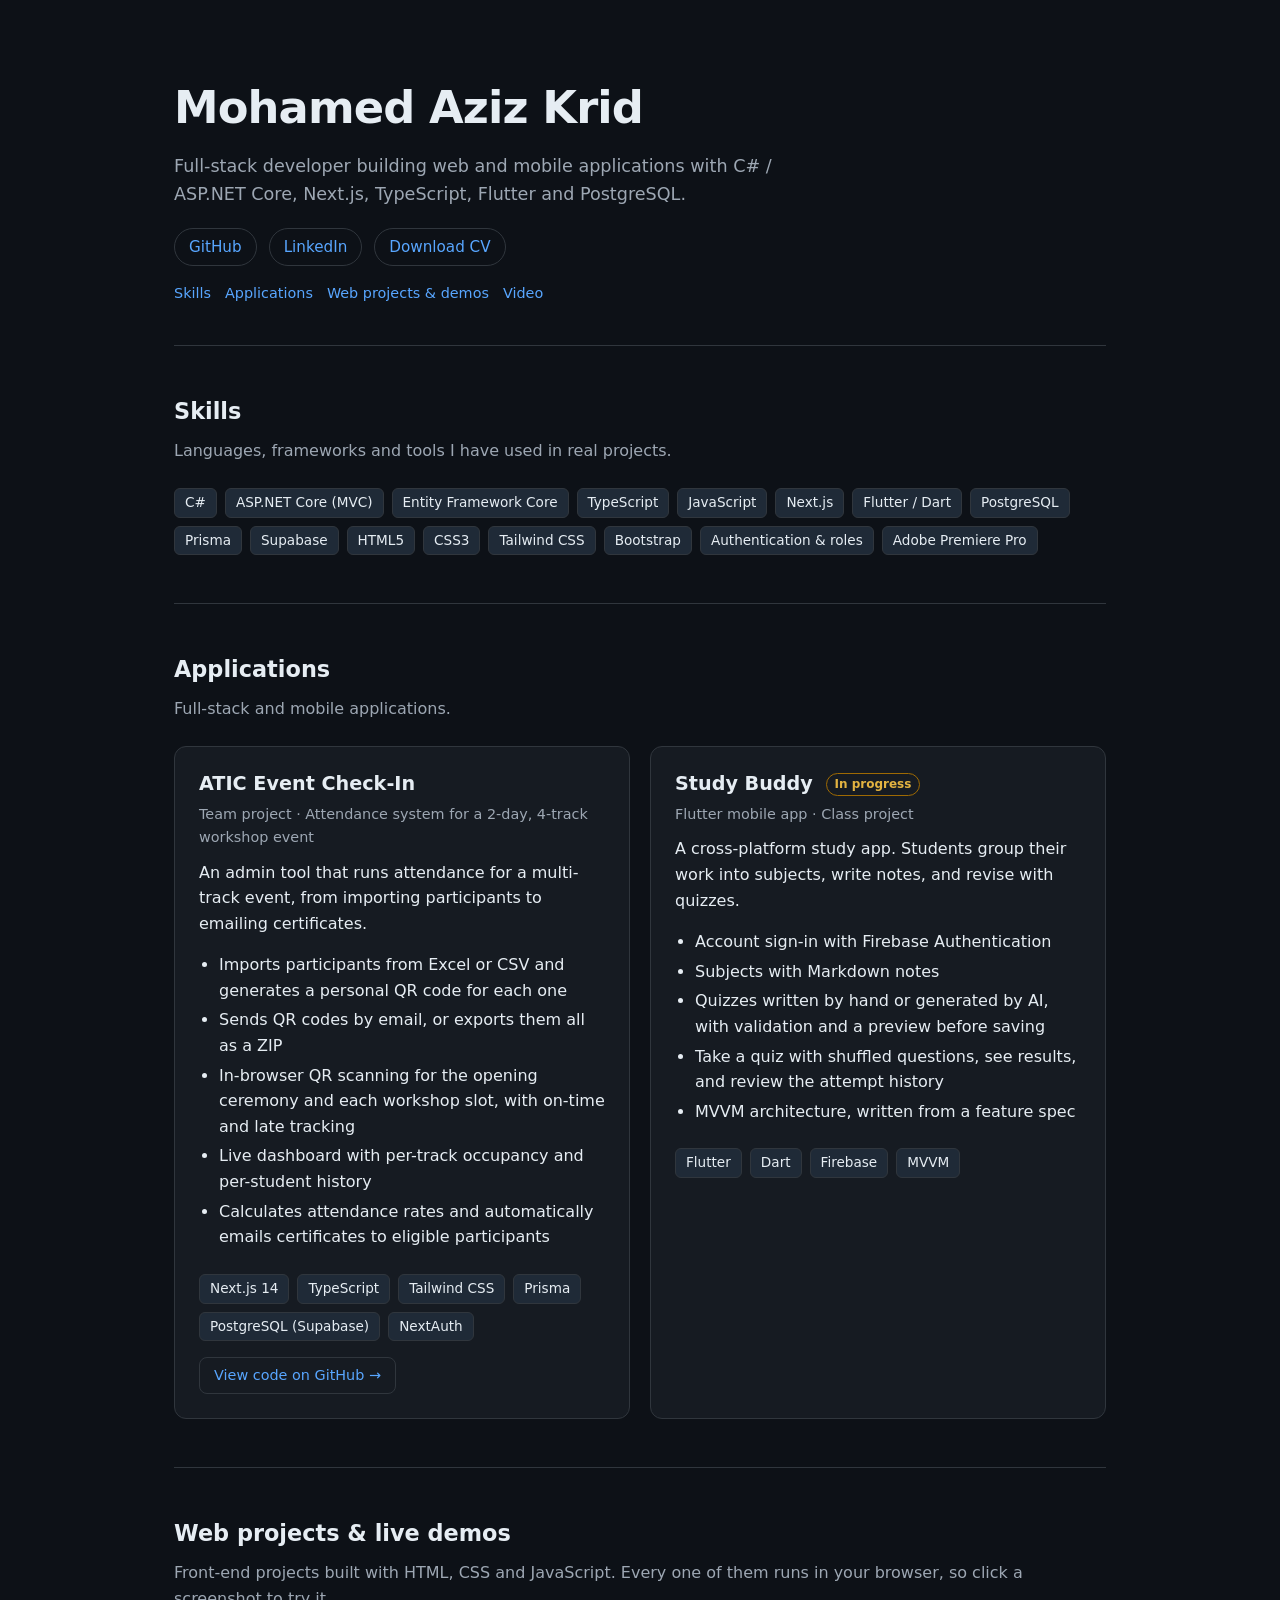
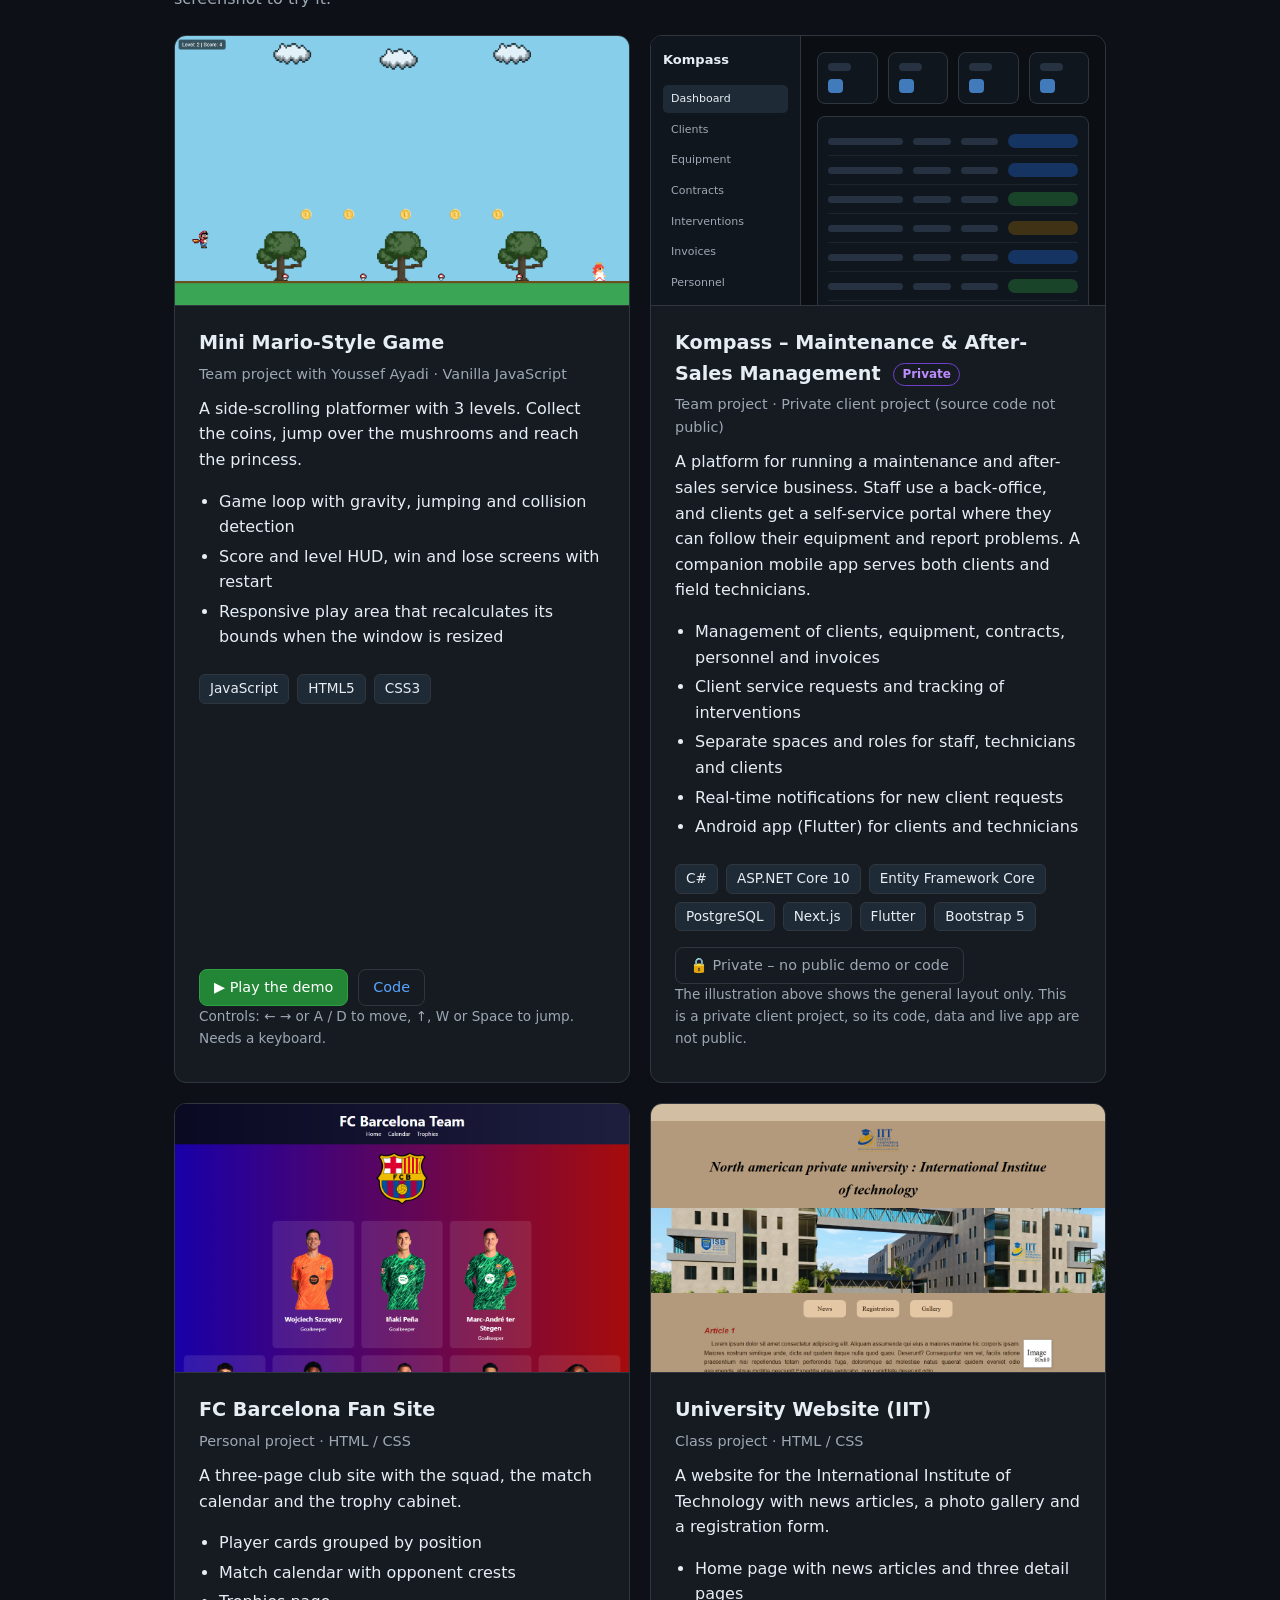
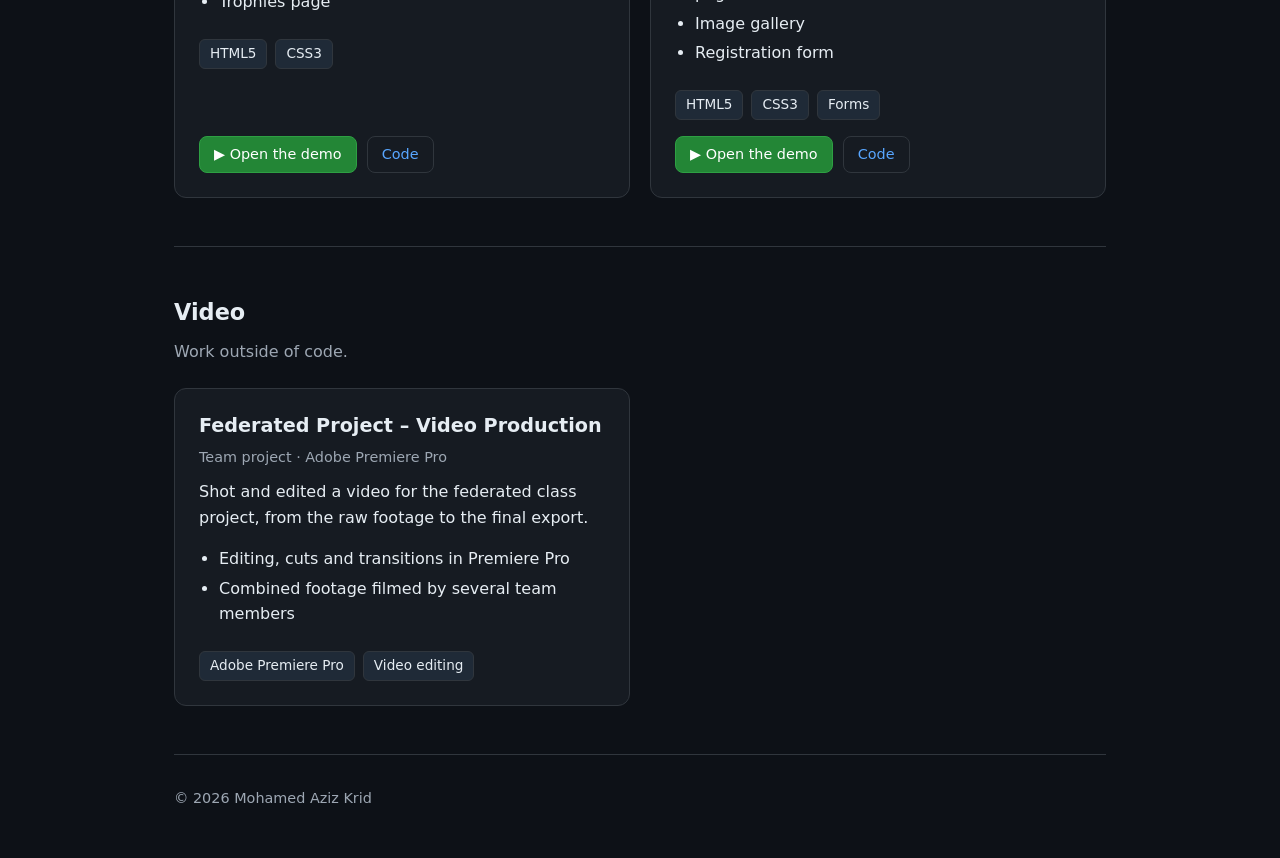
<file: index.html>
<!DOCTYPE html>
<html lang="en">
<head>
<meta charset="UTF-8">
<meta name="viewport" content="width=device-width, initial-scale=1">
<title>Mohamed Aziz Krid – Portfolio</title>
<meta name="description" content="Portfolio of Mohamed Aziz Krid: web and mobile applications built with ASP.NET Core, Next.js, Flutter and PostgreSQL.">
<style>
:root {
  --bg: #0d1117; --panel: #161b22; --border: #30363d;
  --text: #e6edf3; --muted: #9da7b3; --accent: #58a6ff; --tag: #1f2a37;
}
* { box-sizing: border-box; }
body {
  margin: 0; background: var(--bg); color: var(--text);
  font-family: system-ui, -apple-system, "Segoe UI", Roboto, sans-serif; line-height: 1.6;
}
a { color: var(--accent); text-decoration: none; }
a:hover { text-decoration: underline; }
.wrap { max-width: 980px; margin: 0 auto; padding: 0 24px; }
header { padding: 72px 0 40px; border-bottom: 1px solid var(--border); }
header h1 { margin: 0 0 8px; font-size: clamp(2rem, 5vw, 2.8rem); letter-spacing: -0.02em; }
header p { margin: 0; color: var(--muted); font-size: 1.1rem; max-width: 640px; }
.links { margin-top: 20px; display: flex; gap: 12px; flex-wrap: wrap; }
.links a { border: 1px solid var(--border); padding: 6px 14px; border-radius: 999px; font-size: .95rem; }
nav.jump { margin-top: 16px; font-size: .9rem; color: var(--muted); }
nav.jump a { margin-right: 14px; }
section { padding: 48px 0; border-bottom: 1px solid var(--border); }
h2 { margin: 0 0 8px; font-size: 1.4rem; }
.lead { color: var(--muted); margin: 0 0 24px; }
.skills { display: flex; flex-wrap: wrap; gap: 8px; }
.tag { background: var(--tag); color: var(--text); border: 1px solid var(--border);
  padding: 3px 10px; border-radius: 6px; font-size: .85rem; }
.grid { display: grid; grid-template-columns: repeat(auto-fill, minmax(min(100%, 440px), 1fr)); gap: 20px; }
.project { background: var(--panel); border: 1px solid var(--border); border-radius: 12px;
  overflow: hidden; display: flex; flex-direction: column; }
.project.wide { grid-column: 1 / -1; }
.shot { display: block; aspect-ratio: 16 / 9.5; background: #0b0f14; border-bottom: 1px solid var(--border); overflow: hidden; }
.shot img { width: 100%; height: 100%; object-fit: cover; object-position: top; display: block; transition: transform .3s ease; }
a.shot:hover img { transform: scale(1.03); }
.body { padding: 22px 24px 24px; display: flex; flex-direction: column; flex: 1; }
.project h3 { margin: 0 0 4px; font-size: 1.2rem; }
.meta { color: var(--muted); font-size: .9rem; margin-bottom: 10px; }
.badge { display: inline-block; font-size: .75rem; padding: 1px 8px; border-radius: 999px;
  border: 1px solid #9e6a03; color: #e3b341; margin-left: 6px; vertical-align: middle; }
.badge.private { border-color: #6e40c9; color: #bc8cff; }
.project p { margin: 0 0 8px; }
.project ul { margin: 8px 0; padding-left: 20px; }
.project li { margin-bottom: 4px; }
.project .skills { margin-top: 12px; }
.actions { margin-top: auto; padding-top: 16px; display: flex; gap: 10px; flex-wrap: wrap; }
.btn { border: 1px solid var(--border); padding: 6px 14px; border-radius: 8px; font-size: .9rem; }
.btn.primary { background: #238636; border-color: #2ea043; color: #fff; }
.btn.primary:hover { background: #2ea043; text-decoration: none; }
.note { color: var(--muted); font-size: .85rem; margin-top: 12px; }
/* Kompass overview illustration (no real data) */
.mock { display: grid; grid-template-columns: 150px 1fr; height: 100%; font-size: 11px; color: var(--muted); }
.mock .side { background: #10161e; border-right: 1px solid var(--border); padding: 14px 12px; }
.mock .side b { display: block; color: var(--text); font-size: 13px; margin-bottom: 14px; }
.mock .side span { display: block; padding: 5px 8px; border-radius: 5px; margin-bottom: 3px; }
.mock .side span.on { background: var(--tag); color: var(--text); }
.mock .main { padding: 16px; display: flex; flex-direction: column; gap: 12px; }
.mock .kpis { display: grid; grid-template-columns: repeat(4, 1fr); gap: 10px; }
.mock .kpi { background: #10161e; border: 1px solid var(--border); border-radius: 8px; padding: 10px; }
.mock .kpi i { display: block; height: 8px; width: 60%; background: #263241; border-radius: 4px; margin-bottom: 8px; }
.mock .kpi em { display: block; height: 14px; width: 40%; background: var(--accent); opacity: .7; border-radius: 4px; }
.mock .table { background: #10161e; border: 1px solid var(--border); border-radius: 8px; padding: 10px; flex: 1; }
.mock .row { display: grid; grid-template-columns: 2fr 1fr 1fr 70px; gap: 10px; padding: 7px 0; border-bottom: 1px solid #1c2430; align-items: center; }
.mock .row i { height: 7px; background: #263241; border-radius: 4px; }
.mock .row u { height: 14px; border-radius: 999px; background: #1f6feb55; }
.mock .row:nth-child(3n) u { background: #2ea04355; }
.mock .row:nth-child(4n) u { background: #9e6a0355; }
@media (max-width: 560px) { .mock { grid-template-columns: 1fr; } .mock .side { display: none; } .mock .kpis { grid-template-columns: repeat(2, 1fr); } }
footer { padding: 32px 0 48px; color: var(--muted); font-size: .9rem; }
</style>
</head>
<body>
<div class="wrap">
<header>
  <h1>Mohamed Aziz Krid</h1>
  <p>Full-stack developer building web and mobile applications with C# / ASP.NET Core, Next.js, TypeScript, Flutter and PostgreSQL.</p>
  <div class="links">
    <a href="https://github.com/krid20">GitHub</a>
    <a href="https://www.linkedin.com/in/mohamed-aziz-krid-b9472b322/">LinkedIn</a>
    <a href="cv.pdf" download="Mohamed-Aziz-Krid-CV.pdf">Download CV</a>
  </div>
  <nav class="jump"><a href="#skills">Skills</a><a href="#projects">Applications</a><a href="#web">Web projects &amp; demos</a><a href="#media">Video</a></nav>
</header>

<section id="skills">
  <h2>Skills</h2>
  <p class="lead">Languages, frameworks and tools I have used in real projects.</p>
  <div class="skills">
    <span class="tag">C#</span>
    <span class="tag">ASP.NET Core (MVC)</span>
    <span class="tag">Entity Framework Core</span>
    <span class="tag">TypeScript</span>
    <span class="tag">JavaScript</span>
    <span class="tag">Next.js</span>
    <span class="tag">Flutter / Dart</span>
    <span class="tag">PostgreSQL</span>
    <span class="tag">Prisma</span>
    <span class="tag">Supabase</span>
    <span class="tag">HTML5</span>
    <span class="tag">CSS3</span>
    <span class="tag">Tailwind CSS</span>
    <span class="tag">Bootstrap</span>
    <span class="tag">Authentication &amp; roles</span>
    <span class="tag">Adobe Premiere Pro</span>
  </div>
</section>

<section id="projects">
  <h2>Applications</h2>
  <p class="lead">Full-stack and mobile applications.</p>
  <div class="grid">

    

    <article class="project">
      <div class="body">
        <h3>ATIC Event Check-In</h3>
        <div class="meta">Team project · Attendance system for a 2-day, 4-track workshop event</div>
        <p>An admin tool that runs attendance for a multi-track event, from importing participants to emailing certificates.</p>
        <ul>
          <li>Imports participants from Excel or CSV and generates a personal QR code for each one</li>
          <li>Sends QR codes by email, or exports them all as a ZIP</li>
          <li>In-browser QR scanning for the opening ceremony and each workshop slot, with on-time and late tracking</li>
          <li>Live dashboard with per-track occupancy and per-student history</li>
          <li>Calculates attendance rates and automatically emails certificates to eligible participants</li>
        </ul>
        <div class="skills">
          <span class="tag">Next.js 14</span><span class="tag">TypeScript</span><span class="tag">Tailwind CSS</span>
          <span class="tag">Prisma</span><span class="tag">PostgreSQL (Supabase)</span><span class="tag">NextAuth</span>
        </div>
        <div class="actions"><a class="btn" href="https://github.com/ahmedmhiri/atic_check_in">View code on GitHub →</a></div>
      </div>
    </article>

    <article class="project">
      <div class="body">
        <h3>Study Buddy <span class="badge">In progress</span></h3>
        <div class="meta">Flutter mobile app · Class project</div>
        <p>A cross-platform study app. Students group their work into subjects, write notes, and revise with quizzes.</p>
        <ul>
          <li>Account sign-in with Firebase Authentication</li>
          <li>Subjects with Markdown notes</li>
          <li>Quizzes written by hand or generated by AI, with validation and a preview before saving</li>
          <li>Take a quiz with shuffled questions, see results, and review the attempt history</li>
          <li>MVVM architecture, written from a feature spec</li>
        </ul>
        <div class="skills">
          <span class="tag">Flutter</span><span class="tag">Dart</span><span class="tag">Firebase</span><span class="tag">MVVM</span>
        </div>
      </div>
    </article>

  </div>
</section>

<section id="web">
  <h2>Web projects &amp; live demos</h2>
  <p class="lead">Front-end projects built with HTML, CSS and JavaScript. Every one of them runs in your browser, so click a screenshot to try it.</p>
  <div class="grid">

    <article class="project">
      <a class="shot" href="demos/mario/index.html"><img src="img/mario.png" alt="Mini Mario Game screenshot" loading="lazy"></a>
      <div class="body">
        <h3>Mini Mario-Style Game</h3>
        <div class="meta">Team project with Youssef Ayadi · Vanilla JavaScript</div>
        <p>A side-scrolling platformer with 3 levels. Collect the coins, jump over the mushrooms and reach the princess.</p>
        <ul>
          <li>Game loop with gravity, jumping and collision detection</li>
          <li>Score and level HUD, win and lose screens with restart</li>
          <li>Responsive play area that recalculates its bounds when the window is resized</li>
        </ul>
        <div class="skills"><span class="tag">JavaScript</span><span class="tag">HTML5</span><span class="tag">CSS3</span></div>
        <div class="actions">
          <a class="btn primary" href="demos/mario/index.html">▶ Play the demo</a>
          <a class="btn" href="https://github.com/krid20/krid20.github.io/tree/main/demos/mario">Code</a>
        </div>
        <p class="note">Controls: ← → or A / D to move, ↑, W or Space to jump. Needs a keyboard.</p>
      </div>
    </article>

    <article class="project">
      <div class="shot" aria-label="Illustration of the Kompass back-office layout">
        <div class="mock">
          <div class="side">
            <b>Kompass</b>
            <span class="on">Dashboard</span><span>Clients</span><span>Equipment</span><span>Contracts</span><span>Interventions</span><span>Invoices</span><span>Personnel</span>
          </div>
          <div class="main">
            <div class="kpis"><div class="kpi"><i></i><em></em></div><div class="kpi"><i></i><em></em></div><div class="kpi"><i></i><em></em></div><div class="kpi"><i></i><em></em></div></div>
            <div class="table">
              <div class="row"><i></i><i></i><i></i><u></u></div>
              <div class="row"><i></i><i></i><i></i><u></u></div>
              <div class="row"><i></i><i></i><i></i><u></u></div>
              <div class="row"><i></i><i></i><i></i><u></u></div>
              <div class="row"><i></i><i></i><i></i><u></u></div>
              <div class="row"><i></i><i></i><i></i><u></u></div>
            </div>
          </div>
        </div>
      </div>
      <div class="body">
        <h3>Kompass – Maintenance &amp; After-Sales Management <span class="badge private">Private</span></h3>
        <div class="meta">Team project · Private client project (source code not public)</div>
        <p>A platform for running a maintenance and after-sales service business. Staff use a back-office, and clients get a self-service portal where they can follow their equipment and report problems. A companion mobile app serves both clients and field technicians.</p>
        <ul>
          <li>Management of clients, equipment, contracts, personnel and invoices</li>
          <li>Client service requests and tracking of interventions</li>
          <li>Separate spaces and roles for staff, technicians and clients</li>
          <li>Real-time notifications for new client requests</li>
          <li>Android app (Flutter) for clients and technicians</li>
        </ul>
        <div class="skills">
          <span class="tag">C#</span><span class="tag">ASP.NET Core 10</span><span class="tag">Entity Framework Core</span>
          <span class="tag">PostgreSQL</span><span class="tag">Next.js</span><span class="tag">Flutter</span><span class="tag">Bootstrap 5</span>
        </div>
        <div class="actions"><span class="btn" style="color:var(--muted);cursor:default">&#128274; Private &ndash; no public demo or code</span></div>
        <p class="note">The illustration above shows the general layout only. This is a private client project, so its code, data and live app are not public.</p>
      </div>
    </article>

    <article class="project">
      <a class="shot" href="demos/barca/index.html"><img src="img/barca.png" alt="FC Barcelona fan site screenshot" loading="lazy"></a>
      <div class="body">
        <h3>FC Barcelona Fan Site</h3>
        <div class="meta">Personal project · HTML / CSS</div>
        <p>A three-page club site with the squad, the match calendar and the trophy cabinet.</p>
        <ul>
          <li>Player cards grouped by position</li>
          <li>Match calendar with opponent crests</li>
          <li>Trophies page</li>
        </ul>
        <div class="skills"><span class="tag">HTML5</span><span class="tag">CSS3</span></div>
        <div class="actions">
          <a class="btn primary" href="demos/barca/index.html">▶ Open the demo</a>
          <a class="btn" href="https://github.com/krid20/krid20.github.io/tree/main/demos/barca">Code</a>
        </div>
      </div>
    </article>

    <article class="project">
      <a class="shot" href="demos/university/index.html"><img src="img/university.png" alt="University website screenshot" loading="lazy"></a>
      <div class="body">
        <h3>University Website (IIT)</h3>
        <div class="meta">Class project · HTML / CSS</div>
        <p>A website for the International Institute of Technology with news articles, a photo gallery and a registration form.</p>
        <ul>
          <li>Home page with news articles and three detail pages</li>
          <li>Image gallery</li>
          <li>Registration form</li>
        </ul>
        <div class="skills"><span class="tag">HTML5</span><span class="tag">CSS3</span><span class="tag">Forms</span></div>
        <div class="actions">
          <a class="btn primary" href="demos/university/index.html">▶ Open the demo</a>
          <a class="btn" href="https://github.com/krid20/krid20.github.io/tree/main/demos/university">Code</a>
        </div>
      </div>
    </article>

  </div>
</section>

<section id="media">
  <h2>Video</h2>
  <p class="lead">Work outside of code.</p>
  <div class="grid">
    <article class="project">
      <div class="body">
        <h3>Federated Project – Video Production</h3>
        <div class="meta">Team project · Adobe Premiere Pro</div>
        <p>Shot and edited a video for the federated class project, from the raw footage to the final export.</p>
        <ul>
          <li>Editing, cuts and transitions in Premiere Pro</li>
          <li>Combined footage filmed by several team members</li>
        </ul>
        <div class="skills"><span class="tag">Adobe Premiere Pro</span><span class="tag">Video editing</span></div>
      </div>
    </article>
  </div>
</section>

<footer>
  © 2026 Mohamed Aziz Krid
</footer>
</div>
</body>
</html>
</file>
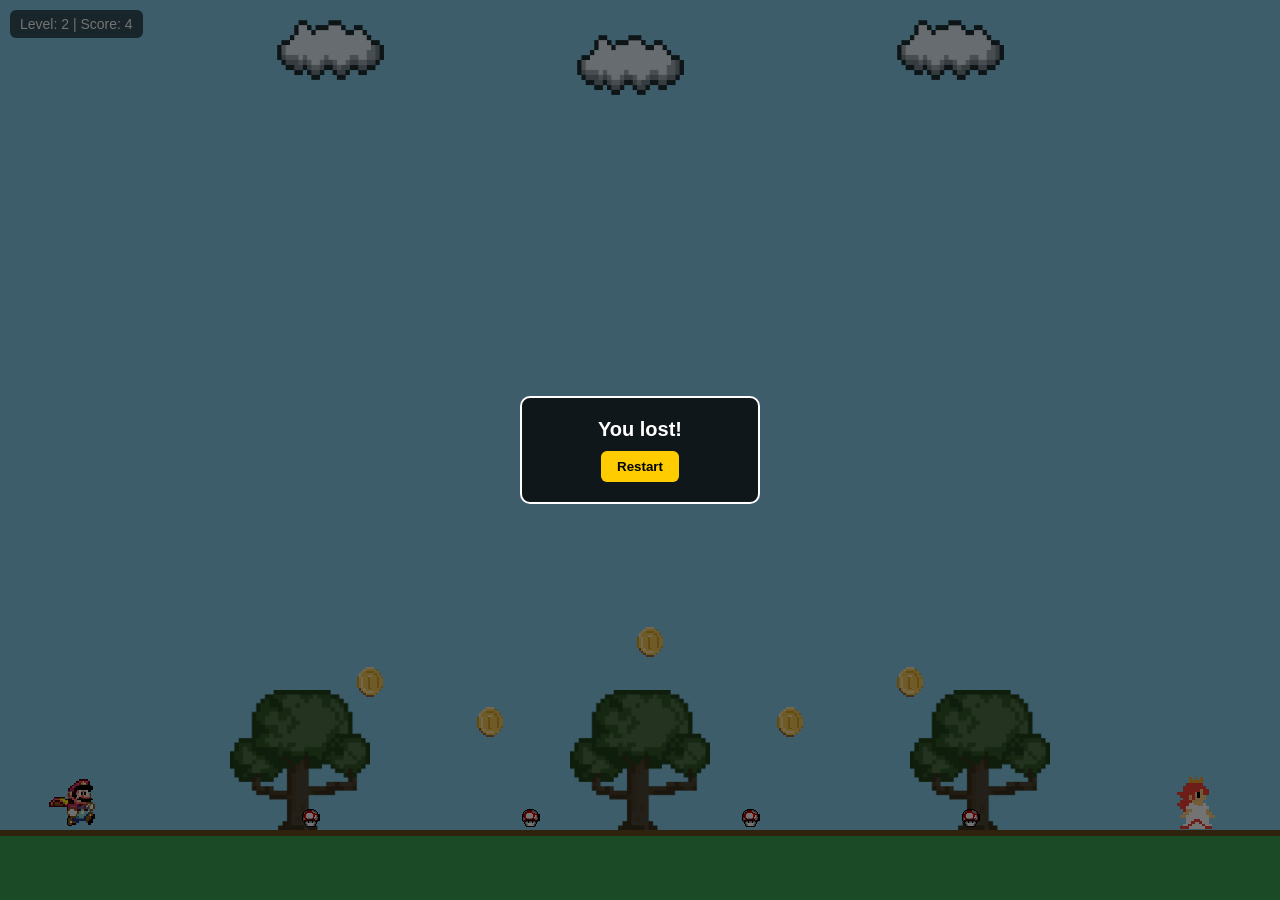
<file: demos/mario/index.html>
<!DOCTYPE html>
<html lang="en">
<head>
  <meta charset="UTF-8" />
  <meta name="viewport" content="width=device-width, initial-scale=1.0"/>
  <title>Mini Mario Game</title>
</head>
<body>
  <!-- Main game container -->
  <div class="game" id="game">

    <!-- HUD (Heads Up Display) to show level and score -->
    <div class="hud" id="hud">Level: 1 | Score: 0</div>

    <!-- Background elements -->
    <div id="clouds"></div>
    <div id="trees"></div>

    <!-- Player character -->
    <div class="player" id="player"></div>

    <!-- Level goal (princess or exit) -->
    <div class="goal" id="goal"></div>

    <!-- Coins container -->
    <div id="coins"></div>

    <!-- Obstacles container -->
    <div id="obstacles"></div>

    <!-- Ground -->
    <div class="ground"></div>

    <!-- Loss overlay -->
    <div class="overlay" id="lossOverlay">
      <div class="overlay-card">
        <h2>You lost!</h2>
        <button class="restart-btn" id="restartBtn">Restart</button>
      </div>
    </div>

    <!-- Win overlay -->
    <div class="overlay" id="winOverlay">
      <div class="overlay-card">
        <h2>You win!</h2>
        <p id="winScore">Score: 0</p>
        <button class="restart-btn" id="winRestartBtn">Replay</button>
      </div>
    </div>
  </div>

  <script>
    // DOM elements
    const player = document.getElementById('player');
    const goal = document.getElementById('goal');
    const hud = document.getElementById('hud');
    const coinsEl = document.getElementById('coins');
    const obstaclesEl = document.getElementById('obstacles');
    const cloudsEl = document.getElementById('clouds');
    const treesEl = document.getElementById('trees');
    const lossOverlay = document.getElementById('lossOverlay');
    const restartBtn = document.getElementById('restartBtn');
    const winOverlay = document.getElementById('winOverlay');
    const winScore = document.getElementById('winScore');
    const winRestartBtn = document.getElementById('winRestartBtn');

    // Game dimensions and ground position
    let gameW = window.innerWidth;
    let gameH = window.innerHeight;
    let groundY = gameH - 70;

    // Game state variables
    let level = 1;
    let score = 0;
    let paused = false;

    // Player state object
    const playerState = {
      x: 40, // initial X position
      y: groundY - 64, // initial Y position (on the ground)
      w: 64, h: 64, // width and height
      vx: 0, vy: 0, // velocity
      speed: 4, // horizontal speed
      jumpPower: 11, // jump strength
      onGround: true // is player on ground
    };

    // Obstacles vertical position
    let obsY = groundY - 28;

    // Coin vertical positions
    const coinLow = () => groundY - 130;
    const coinMid = () => groundY - 170;
    const coinHigh = () => groundY - 210;

    // Constants for layout
    const CLOUD_WIDTH = 140;
    const TREE_WIDTH = 160;
    const COIN_WIDTH = 44;
    const OB_WIDTH = 28;

    // Background layouts
    const cloudLayout = [
      {x: 80,  y: 20},
      {x: 380, y: 35},
      {x: 700, y: 20}
    ];

    const treeLayout = [
      {x: 80},
      {x: 420},
      {x: 760}
    ];

    // Levels configuration
    const levels = [
      {
        coins: [
          {x: 200, y: coinLow()},
          {x: 320, y: coinMid()},
          {x: 420, y: coinLow()},
          {x: 520, y: coinHigh()}
        ],
        obstaclesCount: 3,
        goal: {x: () => gameW - 120, y: () => groundY - 72}
      },
      {
        coins: [
          {x: 180, y: coinMid()},
          {x: 300, y: coinLow()},
          {x: 460, y: coinHigh()},
          {x: 600, y: coinLow()},
          {x: 720, y: coinMid()}
        ],
        obstaclesCount: 4,
        goal: {x: () => gameW - 120, y: () => groundY - 72}
      },
      {
        coins: [
          {x: 160, y: coinLow()},
          {x: 280, y: coinHigh()},
          {x: 420, y: coinMid()},
          {x: 560, y: coinLow()},
          {x: 700, y: coinHigh()},
          {x: 820, y: coinMid()}
        ],
        obstaclesCount: 5,
        goal: {x: () => gameW - 120, y: () => groundY - 72}
      }
    ];

    // Centers a group of items horizontally on the screen
    function centerOffset(items, itemWidth) {
      const minX = Math.min(...items.map(i => i.x));
      const maxX = Math.max(...items.map(i => i.x + itemWidth));
      const groupWidth = maxX - minX;
      return (gameW - groupWidth) / 2 - minX;
    }

    // Renders clouds and trees in background
    function renderBackground() {
      cloudsEl.innerHTML = '';
      treesEl.innerHTML = '';

      // Position clouds
      const cloudOffset = centerOffset(cloudLayout, CLOUD_WIDTH);
      cloudLayout.forEach(c => {
        const el = document.createElement('div');
        el.className = 'cloud';
        el.style.left = (c.x + cloudOffset) + 'px';
        el.style.top = c.y + 'px';
        cloudsEl.appendChild(el);
      });

      // Position trees
      const treeOffset = centerOffset(treeLayout, TREE_WIDTH);
      treeLayout.forEach(t => {
        const el = document.createElement('div');
        el.className = 'tree';
        el.style.left = (t.x + treeOffset) + 'px';
        treesEl.appendChild(el);
      });
    }

    // Generates obstacle positions
    function generateObstacleLayout(count, gap = 220) {
      const items = [];
      for (let i = 0; i < count; i++) {
        items.push({ x: i * gap, y: obsY });
      }
      const offset = centerOffset(items, OB_WIDTH);
      return items.map(o => ({ x: o.x + offset, y: o.y }));
    }

    // Recalculate bounds on window resize
    function recalcBounds() {
      gameW = window.innerWidth;
      gameH = window.innerHeight;
      groundY = gameH - 70;
      obsY = groundY - 28;
      playerState.y = groundY - playerState.h;

      // Adjust coin positions
      levels.forEach(lvl => {
        lvl.coins.forEach(c => {
          if (c.y <= groundY - 200) c.y = coinHigh();
          else if (c.y <= groundY - 160) c.y = coinMid();
          else c.y = coinLow();
        });
      });
      renderBackground();
      setPositions();
    }
    window.addEventListener('resize', recalcBounds);

    // Keyboard input tracking
    const keys = {};
    window.addEventListener('keydown', e => keys[e.code] = true);
    window.addEventListener('keyup', e => keys[e.code] = false);

    // Updates HUD (Level & Score)
    function updateHUD() {
      hud.textContent = `Level: ${level} | Score: ${score}`;
    }

    // Positions coins, obstacles, and goal
    function setPositions() {
      const cfg = levels[level - 1];

      // Set goal position
      const goalX = typeof cfg.goal.x === 'function' ? cfg.goal.x() : cfg.goal.x;
      const goalY = typeof cfg.goal.y === 'function' ? cfg.goal.y() : cfg.goal.y;
      goal.style.left = goalX + 'px';
      goal.style.top = goalY + 'px';

      // Set coins
      const coinOffset = centerOffset(cfg.coins, COIN_WIDTH);
      coinsEl.innerHTML = '';
      cfg.coins.forEach(pos => {
        const c = document.createElement('div');
        c.className = 'coin';
        c.style.left = (pos.x + coinOffset) + 'px';
        c.style.top = pos.y + 'px';
        coinsEl.appendChild(c);
      });

      // Set obstacles
      const obstacles = generateObstacleLayout(cfg.obstaclesCount, 220);
      obstaclesEl.innerHTML = '';
      obstacles.forEach(pos => {
        const ob = document.createElement('div');
        ob.className = 'obstacle';
        ob.style.left = pos.x + 'px';
        ob.style.top = pos.y + 'px';
        obstaclesEl.appendChild(ob);
      });
    }

    // Resets player to initial position
    function resetPlayer() {
      playerState.x = 40;
      playerState.y = groundY - playerState.h;
      playerState.vx = 0;
      playerState.vy = 0;
      playerState.onGround = true;
      player.style.left = playerState.x + 'px';
      player.style.top = playerState.y + 'px';
    }

    // Get DOM element rectangle
    function rect(el) { return el.getBoundingClientRect(); }

    // Collision detection
    function collide(a, b) {
      return !(a.right < b.left || a.left > b.right || a.bottom < b.top || a.top > b.bottom);
    }

    // Show loss overlay
    function showLoss() {
      paused = true;
      lossOverlay.classList.add('show');
    }

    // Hide loss overlay
    function hideLoss() {
      paused = false;
      lossOverlay.classList.remove('show');
    }

    // Show win overlay
    function showWin() {
      paused = true;
      winScore.textContent = `Score: ${score}`;
      winOverlay.classList.add('show');
    }

    // Hide win overlay
    function hideWin() {
      paused = false;
      winOverlay.classList.remove('show');
    }

    // Start a level
    function startLevel(resetScore = true) {
      if (resetScore) score = 0;
      updateHUD();
      resetPlayer();
      renderBackground();
      setPositions();
    }

    // Advance to next level
    function nextLevel() {
      if (level < 3) {
        level++;
        startLevel(false);
      } else {
        showWin();
      }
    }

    // Player dies
    function die() {
      showLoss();
    }

    // Event listeners for restart buttons
    restartBtn.addEventListener('click', () => {
      hideLoss();
      level = 1;
      score = 0;        // reset score after losing
      updateHUD();
      startLevel(true);
    });

    winRestartBtn.addEventListener('click', () => {
      hideWin();
      level = 1;
      startLevel(true);
    });

    // Main game loop
    function gameLoop() {
      requestAnimationFrame(gameLoop); // calls loop repeatedly

      if (paused) return; // stop updates if paused

      // Horizontal movement
      playerState.vx = 0;
      if (keys['ArrowLeft'] || keys['KeyA']) playerState.vx = -playerState.speed;
      if (keys['ArrowRight'] || keys['KeyD']) playerState.vx = playerState.speed;

      // Jump
      if ((keys['ArrowUp'] || keys['Space'] || keys['KeyW']) && playerState.onGround) {
        playerState.vy = -playerState.jumpPower;
        playerState.onGround = false;
      }

      // Gravity
      playerState.vy += 0.35;

      // Update position
      playerState.x += playerState.vx;
      playerState.y += playerState.vy;

      // Keep player inside game boundaries
      if (playerState.x < 0) playerState.x = 0;
      if (playerState.x > gameW - playerState.w) playerState.x = gameW - playerState.w;
      if (playerState.y >= groundY - playerState.h) {
        playerState.y = groundY - playerState.h;
        playerState.vy = 0;
        playerState.onGround = true;
      }

      // Apply position to player element
      player.style.left = playerState.x + 'px';
      player.style.top = playerState.y + 'px';

      const playerRect = rect(player);
      const goalRect = rect(goal);

      // Coin collection
      document.querySelectorAll('.coin').forEach(c => {
        if (collide(playerRect, rect(c))) {
          score += 1;
          updateHUD();
          c.style.left = '-999px'; // remove coin visually
        }
      });

      // Obstacle collision
      document.querySelectorAll('.obstacle').forEach(ob => {
        if (collide(playerRect, rect(ob))) {
          die();
        }
      });

      // Check if player reached goal
      if (collide(playerRect, goalRect)) {
        nextLevel();
      }
    }

    // Initialize game
    updateHUD();
    startLevel(true);
    gameLoop();
  </script>

  <style>
    /* Global resets */
    * { box-sizing: border-box; margin: 0; padding: 0; }

    /* Body styling */
    body {
      background: #111;
      width: 100vw;
      height: 100vh;
      overflow: hidden;
      font-family: Arial, sans-serif;
      color: #fff;
    }

    /* Main game container */
    .game {
      position: absolute;
      top: 0;
      left: 0;
      width: 100vw;
      height: 100vh;
      background: #87ceeb; /* sky blue */
      overflow: hidden;
      border: 0;
    }

    /* HUD styling */
    .hud {
      position: absolute;
      top: 10px;
      left: 10px;
      background: rgba(0,0,0,0.6);
      padding: 6px 10px;
      border-radius: 6px;
      font-size: 14px;
      z-index: 10;
    }

    /* Ground styling */
    .ground {
      position: absolute;
      bottom: 0;
      width: 100%;
      height: 70px;
      background: #3aa655; /* grass green */
      border-top: 6px solid #6b4f1d; /* dirt line */
    }

    /* Cloud styling */
    .cloud {
      position: absolute;
      top: 20px;
      width: 140px;
      height: 60px;
      background: url('cloud.png') no-repeat center/contain;
      opacity: 0.8;
    }

    /* Tree styling */
    .tree {
      position: absolute;
      bottom: 70px;
      width: 160px;
      height: 140px;
      background: url('tree.png') no-repeat center/contain;
      opacity: 0.9;
    }

    /* Player, coin, obstacle, goal common styling */
    .player, .coin, .obstacle, .goal {
      position: absolute;
      width: 64px;
      height: 64px;
      image-rendering: pixelated;
      background-size: contain;
      background-repeat: no-repeat;
      background-position: center;
    }

    /* Specific element backgrounds */
    .player { background-image: url('2d-mario-running.gif'); }
    .coin { background-image: url('giphy.gif'); width: 44px; height: 44px; }
    .obstacle { background-image: url('mushroomm.png'); width: 28px; height: 28px; }
    .goal { background-image: url('princesss.png'); width: 72px; height: 72px; }

    /* Overlay screens (win/loss) */
    .overlay {
      position: absolute;
      inset: 0;
      background: rgba(0,0,0,0.55);
      display: flex;
      align-items: center;
      justify-content: center;
      z-index: 999;
      opacity: 0;
      pointer-events: none;
      transition: opacity 0.2s ease;
    }

    /* Show overlay when class "show" is added */
    .overlay.show {
      opacity: 1;
      pointer-events: auto;
    }

    /* Overlay card content */
    .overlay-card {
      background: rgba(0,0,0,0.75);
      border: 2px solid #fff;
      padding: 20px 28px;
      border-radius: 10px;
      text-align: center;
      min-width: 240px;
    }

    .overlay-card h2 {
      margin-bottom: 10px;
      font-size: 20px;
    }

    .overlay-card p {
      margin-bottom: 14px;
      font-size: 16px;
    }

    /* Restart button styling */
    .restart-btn {
      background: #ffcc00;
      border: none;
      color: #000;
      font-weight: bold;
      padding: 8px 16px;
      border-radius: 6px;
      cursor: pointer;
    }
  </style>
</body>
</html>
</file>
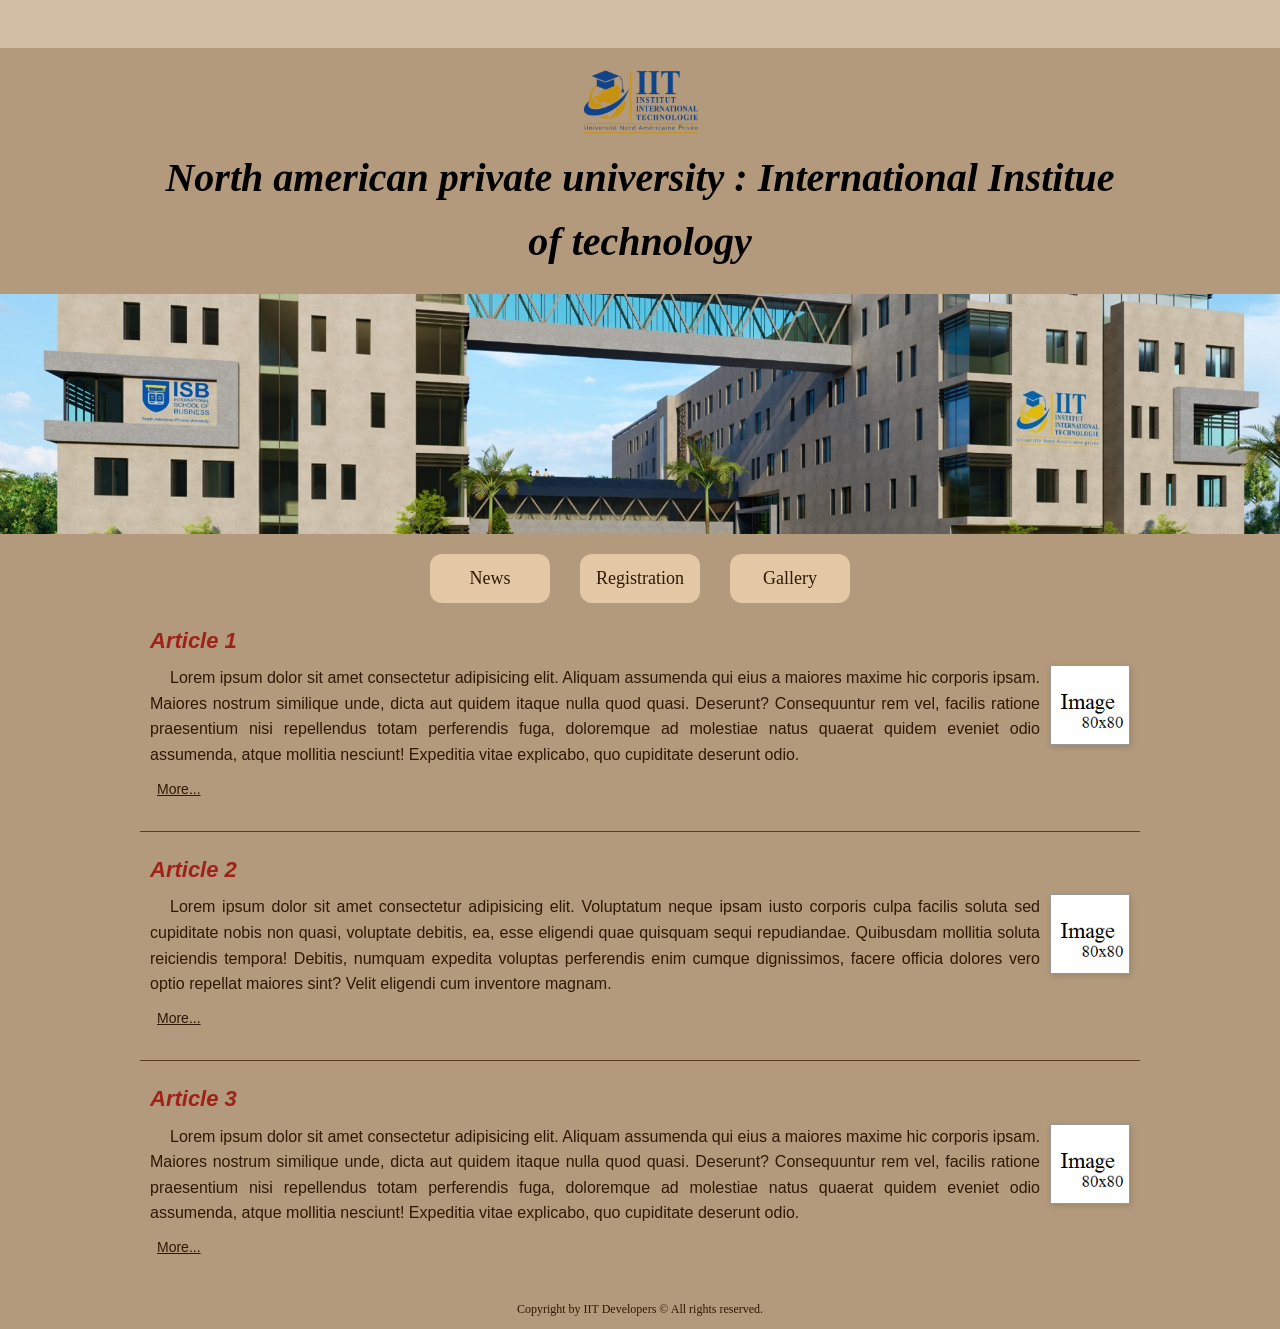
<file: demos/university/index.html>
<!DOCTYPE html>
<html lang="en">
<head>
    <meta charset="UTF-8">
    <meta name="viewport" content="width=device-width, initial-scale=1.0">
    <link rel="stylesheet" href="style.css">
    <title>Document</title>
</head>
<body>
    <div class="container"></div>
    <img src="images/logo IIT.png" alt="IIT logo" class="logo-img">
    <h1 class="logo-text">North american private university : International Institue <br>of technology</h1>
    <img src="images/campus.jfif" alt="IIT logo" class="compus-img">
    </div>

     <nav>
   
    <ul>
      <li><a href="index.html">News</a></li>
      <li><a href="registration.html">Registration</a></li>
      <li><a href="gallery.html">Gallery</a></li>

    </ul>
   
  </nav>
    <div class="article">
    <h2>Article 1</h2>
    <img src="images/imagevide.png" alt="Description" class="float-img">
    <p>Lorem ipsum dolor sit amet consectetur adipisicing elit. Aliquam assumenda
       qui eius a maiores maxime hic corporis ipsam. Maiores nostrum similique unde,
       dicta aut quidem itaque nulla quod quasi. Deserunt? Consequuntur rem vel,
       facilis ratione praesentium nisi repellendus totam perferendis fuga,
       doloremque ad molestiae natus quaerat quidem eveniet odio assumenda,
       atque mollitia nesciunt! Expeditia vitae explicabo, quo cupiditate deserunt odio.</p>
    <a href="article1.html">More...</a>
  </div>
  <hr>

  <div class="article">
    <h2>Article 2</h2>
    <img src="images/imagevide.png" alt="Description" class="float-img">
    <p>Lorem ipsum dolor sit amet consectetur adipisicing elit. Voluptatum neque
       ipsam iusto corporis culpa facilis soluta sed cupiditate nobis non quasi,
       voluptate debitis, ea, esse eligendi quae quisquam sequi repudiandae.
       Quibusdam mollitia soluta reiciendis tempora! Debitis, numquam expedita
       voluptas perferendis enim cumque dignissimos, facere officia dolores vero
       optio repellat maiores sint? Velit eligendi cum inventore magnam.</p>
    <a href="article2.html">More...</a>
  </div>
  <hr>

  <div class="article">
    <h2>Article 3</h2>
    <img src="images/imagevide.png" alt="Description" class="float-img">
    <p>Lorem ipsum dolor sit amet consectetur adipisicing elit. Aliquam assumenda
       qui eius a maiores maxime hic corporis ipsam. Maiores nostrum similique unde,
       dicta aut quidem itaque nulla quod quasi. Deserunt? Consequuntur rem vel,
       facilis ratione praesentium nisi repellendus totam perferendis fuga,
       doloremque ad molestiae natus quaerat quidem eveniet odio assumenda,
       atque mollitia nesciunt! Expeditia vitae explicabo, quo cupiditate deserunt odio.</p>
    <a href="article3.html">More...</a>
  </div>

    </div>
     <footer>
    <p> Copyright by IIT Developers &copy; All rights reserved.</p>
  </footer>
</body>
</html>
</file>
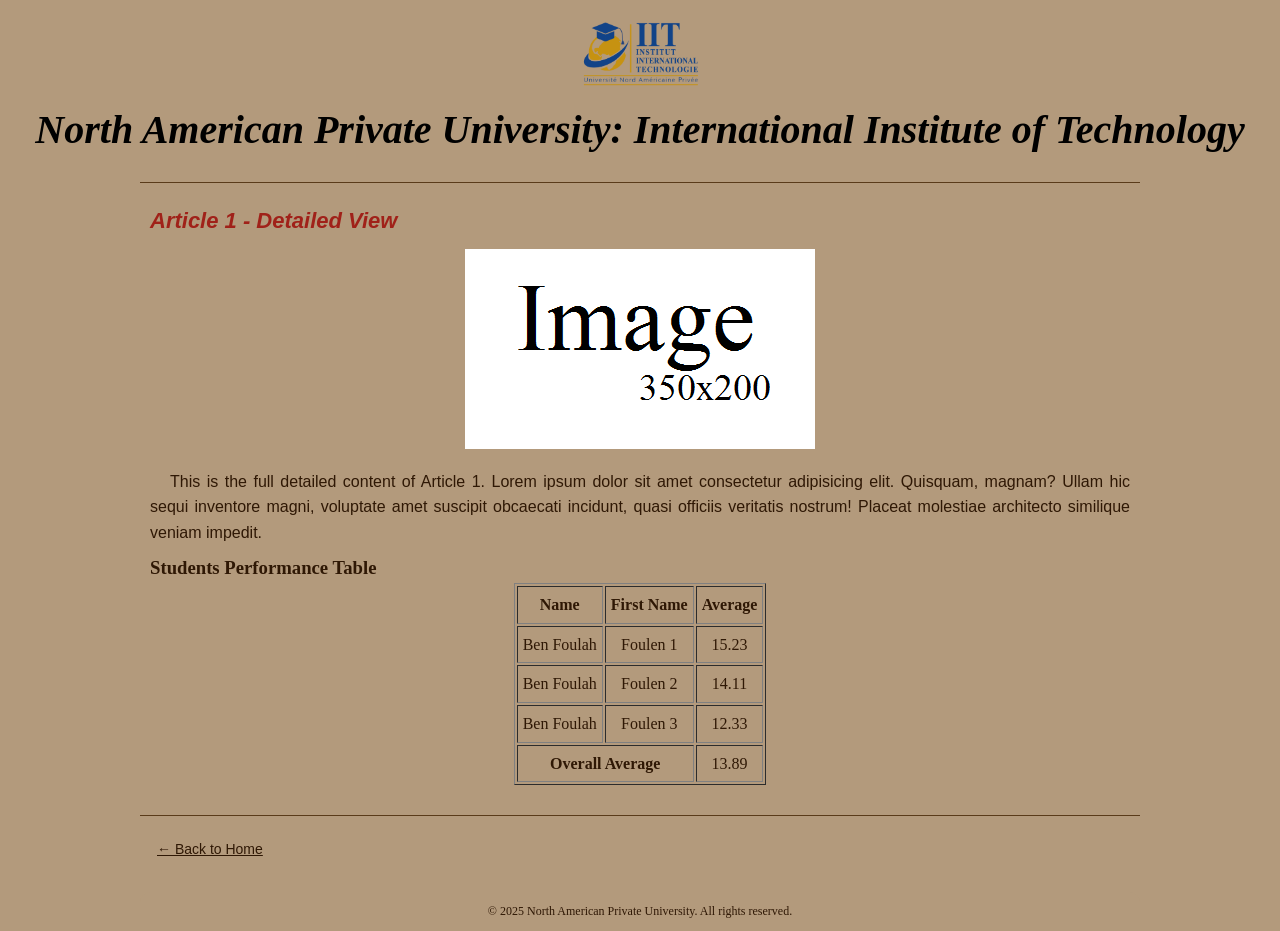
<file: demos/university/article1.html>
<!DOCTYPE html>
<html>
<head>
  <title>Article 1 - North American Private University</title>
  <link rel="stylesheet" href="style.css">
</head>
<body>

  <div>
    <img src="images/logo IIT.png" alt="University Logo" class="logo-img">
    <h1 class="logo-text">North American Private University: International Institute of Technology</h1>
  </div>
  <hr>

  <div class="article">
    <h2>Article 1 - Detailed View</h2>
    <img src="images/imagevide350_200.png" alt="Article img" class="article-image">
    <p>
      This is the full detailed content of Article 1.  
      Lorem ipsum dolor sit amet consectetur adipisicing elit. Quisquam, magnam?  
      Ullam hic sequi inventore magni, voluptate amet suscipit obcaecati incidunt,  
      quasi officiis veritatis nostrum! Placeat molestiae architecto similique veniam impedit.
    </p>

    <h3>Students Performance Table</h3>
    <div class="centered-content">
      <table border="1" cellpadding="5">
        <tr><th>Name</th><th>First Name</th><th>Average</th></tr>
        <tr><td>Ben Foulah</td><td>Foulen 1</td><td>15.23</td></tr>
        <tr><td>Ben Foulah</td><td>Foulen 2</td><td>14.11</td></tr>
        <tr><td>Ben Foulah</td><td>Foulen 3</td><td>12.33</td></tr>
        <tr><td colspan="2"><strong>Overall Average</strong></td><td>13.89</td></tr>
      </table>
    </div>
  </div>

  <hr>
  <div class="article">
    <a href="index.html">← Back to Home</a>
  </div>

  <footer>
    <p>&copy; 2025 North American Private University. All rights reserved.</p>
  </footer>

</body>
</html>
</file>
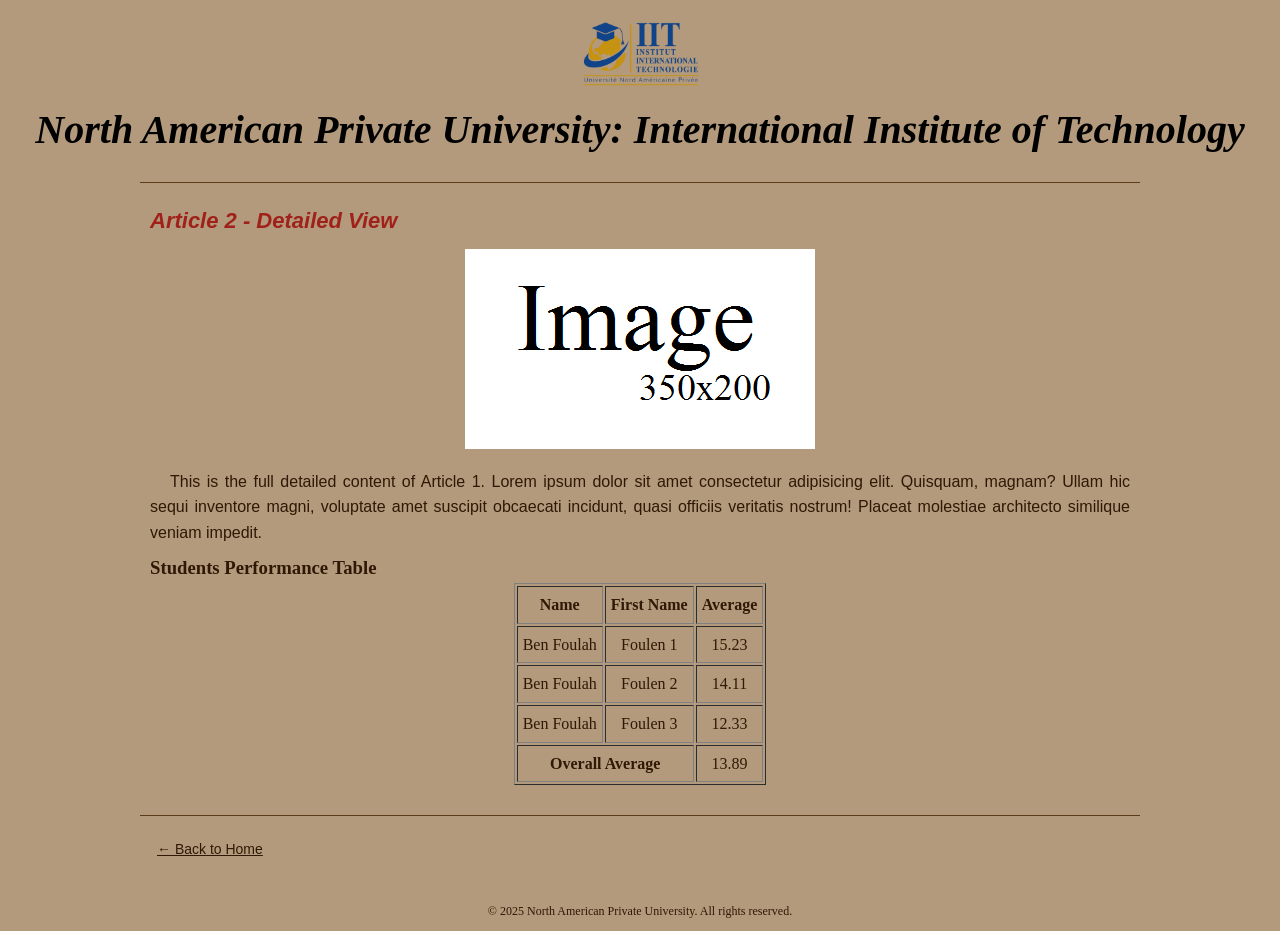
<file: demos/university/article2.html>
<!DOCTYPE html>
<html>
<head>
  <title>Article 2 - North American Private University</title>
  <link rel="stylesheet" href="style.css">
</head>
<body>
  <div>
    <img src="images/logo IIT.png" alt="University Logo" class="logo-img">
    <h1 class="logo-text">North American Private University: International Institute of Technology</h1>
  </div>
  <hr>
  <div class="article">
    <h2>Article 2 - Detailed View</h2>
    <img src="images/imagevide350_200.png" alt="Article img" class="article-image">
    <p>
      This is the full detailed content of Article 1.  
      Lorem ipsum dolor sit amet consectetur adipisicing elit. Quisquam, magnam?  
      Ullam hic sequi inventore magni, voluptate amet suscipit obcaecati incidunt,  
      quasi officiis veritatis nostrum! Placeat molestiae architecto similique veniam impedit.
    </p>

    <h3>Students Performance Table</h3>
    <div class="centered-content">
      <table border="1" cellpadding="5">
        <tr><th>Name</th><th>First Name</th><th>Average</th></tr>
        <tr><td>Ben Foulah</td><td>Foulen 1</td><td>15.23</td></tr>
        <tr><td>Ben Foulah</td><td>Foulen 2</td><td>14.11</td></tr>
        <tr><td>Ben Foulah</td><td>Foulen 3</td><td>12.33</td></tr>
        <tr><td colspan="2"><strong>Overall Average</strong></td><td>13.89</td></tr>
      </table>
    </div>
  </div>

  <hr>

  <div class="article">
    <a href="index.html">← Back to Home</a>
  </div>

  <footer>
    <p>&copy; 2025 North American Private University. All rights reserved.</p>
  </footer>

</body>
</html>
</file>
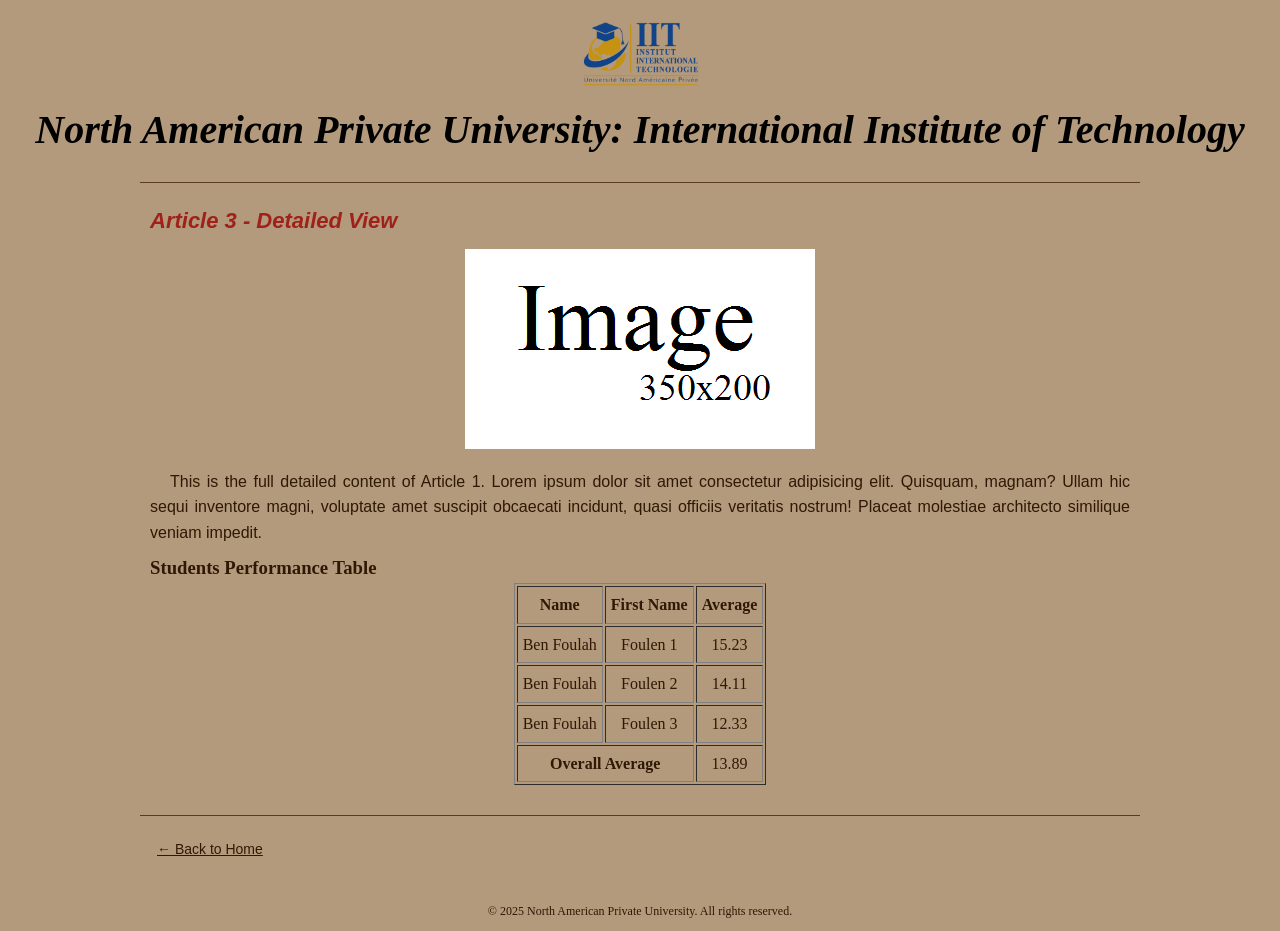
<file: demos/university/article3.html>
<!DOCTYPE html>
<html>
<head>
  <title>Article 3 - North American Private University</title>
  <link rel="stylesheet" href="style.css">
</head>
<body>

  <div>
    <img src="images/logo IIT.png" alt="University Logo" class="logo-img">
    <h1 class="logo-text">North American Private University: International Institute of Technology</h1>
  </div>
  <hr>

  <div class="article">
    <h2>Article 3 - Detailed View</h2>
    <img src="images/imagevide350_200.png" alt="Article img" class="article-image">
    <p>
      This is the full detailed content of Article 1.  
      Lorem ipsum dolor sit amet consectetur adipisicing elit. Quisquam, magnam?  
      Ullam hic sequi inventore magni, voluptate amet suscipit obcaecati incidunt,  
      quasi officiis veritatis nostrum! Placeat molestiae architecto similique veniam impedit.
    </p>

    <h3>Students Performance Table</h3>
    <div class="centered-content">
      <table border="1" cellpadding="5">
        <tr><th>Name</th><th>First Name</th><th>Average</th></tr>
        <tr><td>Ben Foulah</td><td>Foulen 1</td><td>15.23</td></tr>
        <tr><td>Ben Foulah</td><td>Foulen 2</td><td>14.11</td></tr>
        <tr><td>Ben Foulah</td><td>Foulen 3</td><td>12.33</td></tr>
        <tr><td colspan="2"><strong>Overall Average</strong></td><td>13.89</td></tr>
      </table>
    </div>
  </div>

  <hr>

  <div class="article">
    <a href="index.html">← Back to Home</a>
  </div>

  <footer>
    <p>&copy; 2025 North American Private University. All rights reserved.</p>
  </footer>

</body>
</html>
</file>
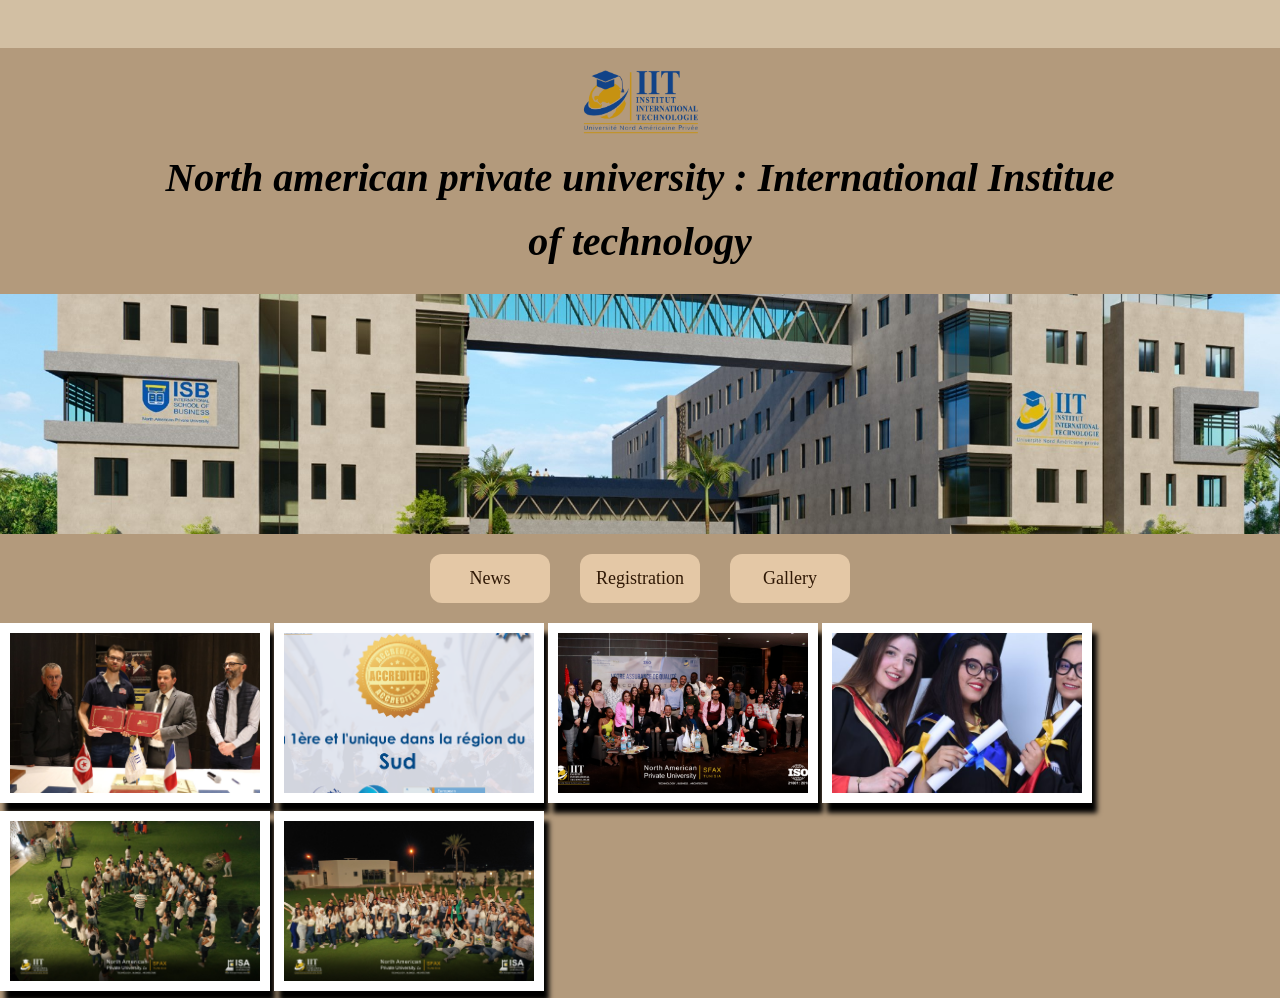
<file: demos/university/gallery.html>
<!DOCTYPE html>
<html lang="en">
<head>
    <meta charset="UTF-8">
    <meta name="viewport" content="width=device-width, initial-scale=1.0">
    <link rel="stylesheet" href="style.css">
    
    <title>Document</title>
</head>
<body>
      <div class="container"></div>
    <img src="images/logo IIT.png" alt="IIT logo" class="logo-img">
    <h1 class="logo-text">North american private university : International Institue <br>of technology</h1>
    <img src="images/campus.jfif" alt="IIT logo" class="compus-img">
    </div>

     <nav>
   
    <ul>
      <li><a href="index.html">News</a></li>
      <li><a href="registration.html">Registration</a></li>
      <li><a href="">Gallery</a></li>

    </ul>
   
  </nav>
  <img src="images/convention EIL.jpg" alt="Description of image" class="gallery-img">
  <img src="images/accreditation.png" alt="Description of image" class="gallery-img">
  <img src="images/AE.png" alt="Description of image" class="gallery-img">
  <img src="images/diplome.jpg" alt="Description of image" class="gallery-img">
  <img src="images/JI1.jpg" alt="Description of image" class="gallery-img">
  <img src="images/JI2.jpg" alt="Description of image" class="gallery-img">
  
    
</body>
</html>
</file>
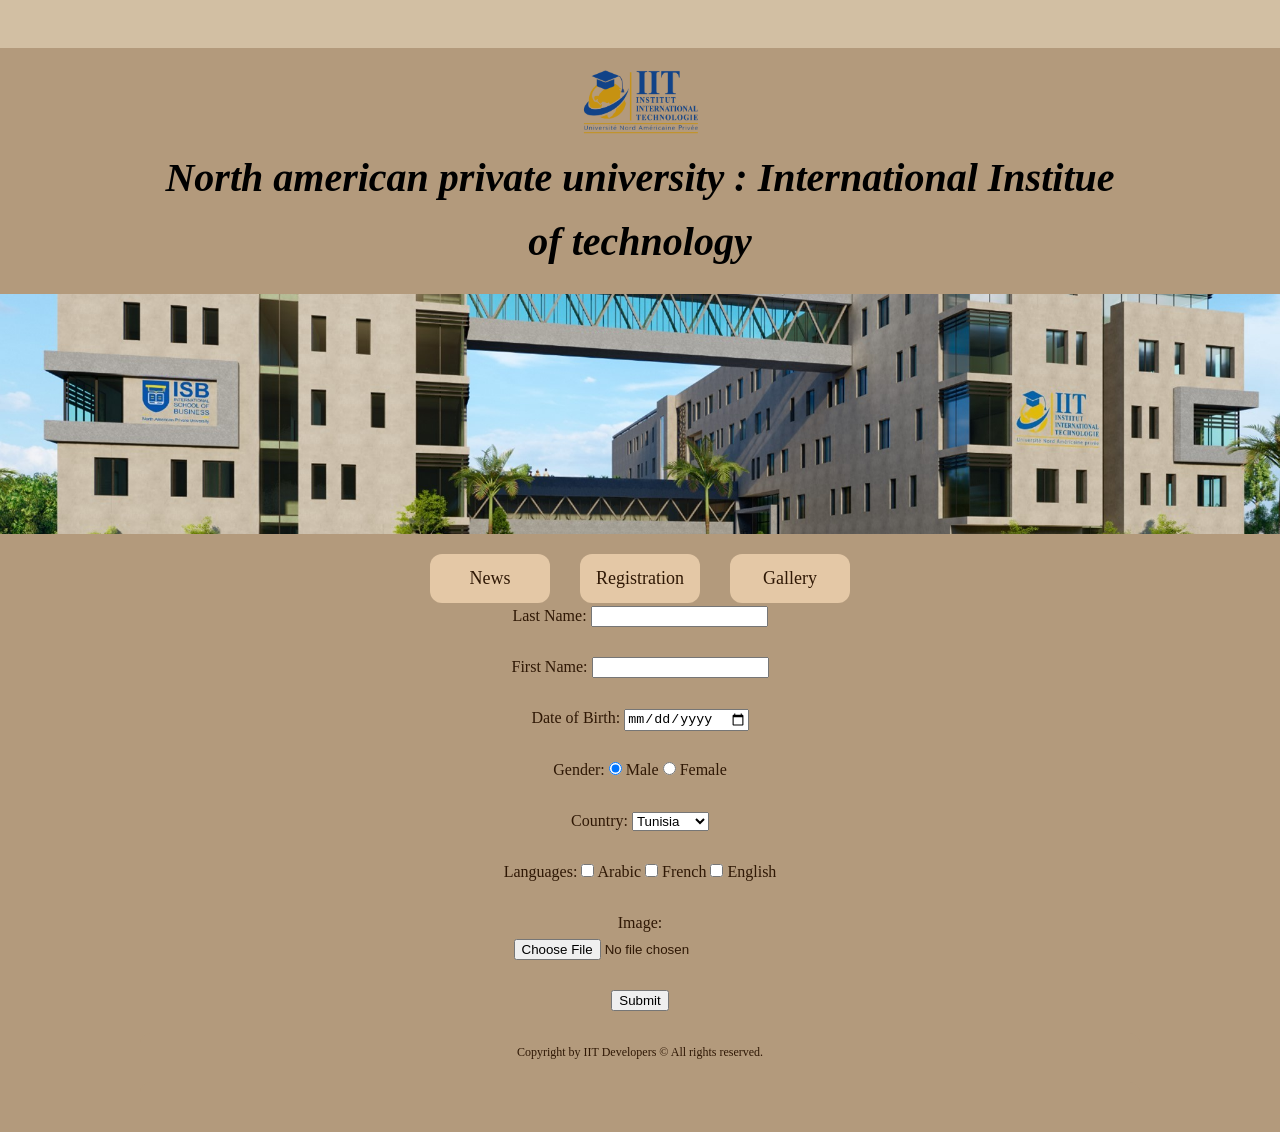
<file: demos/university/registration.html>
<!DOCTYPE html>
<html lang="en">
<head>
    <meta charset="UTF-8">
    <meta name="viewport" content="width=device-width, initial-scale=1.0">
    <link rel="stylesheet" href="style.css">

    <title>Document</title>
</head>
<body>
  <div class="container"></div>
    <img src="images/logo IIT.png" alt="IIT logo" class="logo-img">
    <h1 class="logo-text">North american private university : International Institue <br>of technology</h1>
    <img src="images/campus.jfif" alt="IIT logo" class="compus-img">
    </div>

     <nav>
   
    <ul>
      <li><a href="index.html">News</a></li>
      <li><a href="registration.html">Registration</a></li>
      <li><a href="gallery.html">Gallery</a></li>

    </ul>
     
   <form action="#" method="post" enctype="multipart/form-data">
      <label for="lname">Last Name:</label>
      <input type="text" id="lname" name="lastname" required><br><br>

      <label for="fname">First Name:</label>
      <input type="text" id="fname" name="firstname" required><br><br>

      <label for="dob">Date of Birth:</label>
      <input type="date" id="dob" name="dob" required><br><br>

      <label>Gender:</label>
      <input type="radio" id="male" name="gender" value="Male" checked>
      <label for="male">Male</label>
      <input type="radio" id="female" name="gender" value="Female">
      <label for="female">Female</label><br><br>

      <label for="country">Country:</label>
      <select id="country" name="country" required>
        <option value="">--Select--</option>
        <option value="Tunisia" selected>Tunisia</option>
        <option value="France">France</option>
        <option value="USA">USA</option>
        <option value="Other">Other</option>
      </select><br><br>

      <label>Languages:</label>
      <input type="checkbox" id="arabic" name="language" value="Arabic">
      <label for="arabic">Arabic</label>
      <input type="checkbox" id="french" name="language" value="French">
      <label for="french">French</label>
      <input type="checkbox" id="english" name="language" value="English">
      <label for="english">English</label><br><br>

      <label for="image">Image:</label><br>
      <input type="file" id="image" name="image"><br><br>

      <input type="submit" value="Submit">
    </form>
  </div>
   
  <footer>
      <p> Copyright by IIT Developers &copy; All rights reserved.
  <footer>  
</body>
</html>
</file>
<file: demos/university/style.css>
/* Reset */
* {
  margin: 0;
  box-sizing: border-box;
}

body {
  background: #b39a7c;
  font-family: 'Times New Roman', Times, serif;
  color: #2f1805;
  line-height: 1.6;
}

/* Logo & Title */
.logo-img {
  width: 120px;
  height: auto;
  display: block;
  margin: 20px auto 10px auto;
  border: none;
  box-shadow: none;
  background: none;
}

.logo-text {
  text-align: center;
  font-size: 40px;
  font-family: 'Times New Roman', Times, serif;
  font-style: italic;
  margin: 10px 0 20px 0;
  color: #000000;
}

/* Campus Image */
.compus-img {
  width: 100%;
  display: block;
  margin: 0 auto 20px auto;
  max-height: 240px;
  object-fit: cover;
  border: none;
  box-shadow: none;
  background: none;
}

/* Container */
.container {
  display: grid;
  grid-template-columns: repeat(3, 1fr);
  gap: 24px;
  justify-items: center;
  align-items: center;
  background: #d2bfa3;
  padding: 24px;
}

.container img {
  margin: 0;
  border: 10px solid white;
  box-shadow: 5px 10px 5px black;
  width: 270px;
  height: 180px;
  object-fit: cover;
  background: white;
}

/* Gallery */
.gallery {
  display: flex;
  flex-wrap: wrap;
  gap: 24px;
  justify-content: center;
  padding: 24px 0;
  background: #d2bfa3;
}

.gallery-img {
  border: 10px solid white;
  box-shadow: 5px 10px 5px black;
  width: 270px;
  height: 180px;
  object-fit: cover;
  background: white;
  margin: 0;
}

/* Navigation */
nav {
  width: 1000px;
  margin: 0 auto 20px auto;
  text-align: center;
}

nav ul {
  list-style: none;
  padding: 0;
  display: flex;
  justify-content: center;
}

nav ul li {
  margin: 0 10px;
}

nav ul li a {
  display: inline-block;
  width: 120px;
  background: #e4c8a6;
  color: #2f1805;
  font-family: 'Times New Roman', Times, serif;
  font-size: 18px;
  padding: 10px;
  margin: 0 5px;
  border: none;
  border-radius: 12px;
  text-align: center;
  text-decoration: none;
  transition: background 0.2s;
}

nav ul li a:hover,
nav ul li a.active {
  background-color: #d1ad82;
  color: #2f1805;
}

/* Articles */
.article {
  width: 1000px;
  margin: 20px auto;
  padding: 0 10px 10px 10px;
}

.article h2 {
  font-family: Arial, Helvetica, sans-serif;
  font-size: 22px;
  color: #a02119;
  font-weight: bold;
  font-style: italic;
  margin-bottom: 7px;
}

.article p {
  font-family: Arial, Helvetica, sans-serif;
  font-size: 16px;
  color: #2f1805;
  text-align: justify;
  text-indent: 20px;
  margin-bottom: 8px;
}

.article img.float-img {
  float: right;
  width: 80px;
  height: 80px;
  margin: 0 0 10px 10px;
  background: #fff;
  object-fit: cover;
  border: 1px solid #999;
  box-shadow: 1px 2px 6px rgba(0,0,0,0.15);
}

.article a {
  font-family: Arial, Helvetica, sans-serif;
  font-size: 14px;
  color: #2f1805;
  text-decoration: underline;
  margin-left: 7px;
}

/* Separator */
hr {
  width: 1000px;
  margin: 10px auto;
  border: none;
  border-top: 1px solid #5a3b1a;
}

/* Footer */
footer {
  width: 1000px;
  background: #b39a7c;
  margin: 20px auto 0 auto;
  text-align: center;
  border-radius: 10px 10px 0 0;
  padding: 10px 0;
}

footer p {
  font-family: 'Times New Roman', Times, serif;
  font-size: 12px;
  color: #2f1805;
  text-align: center;
}

/* Responsive */
@media only screen and (max-width: 1000px) {
  body {
    background: #eee;
  }

  .logo-text,
  .compus-img,
  nav,
  .article,
  footer,
  hr {
    width: 100%;
    max-width: 100vw;
  }

  nav ul {
    flex-direction: column;
    align-items: center;
  }

  .article img.float-img {
    float: none;
    display: block;
    margin: 10px auto;
  }

  .gallery img,
  .container img {
    width: 100%;
    height: auto;
  }
}
.article .centered-content {
  text-align: center;
  margin-left: auto;
  margin-right: auto;
}

.article .centered-content table {
  margin-left: auto;
  margin-right: auto;
}
.article-image {
  display: block;
  margin: 10px auto 20px auto;
  max-width: 100%;
  height: auto;
  border: none;
  box-shadow: none;
}
</file>
